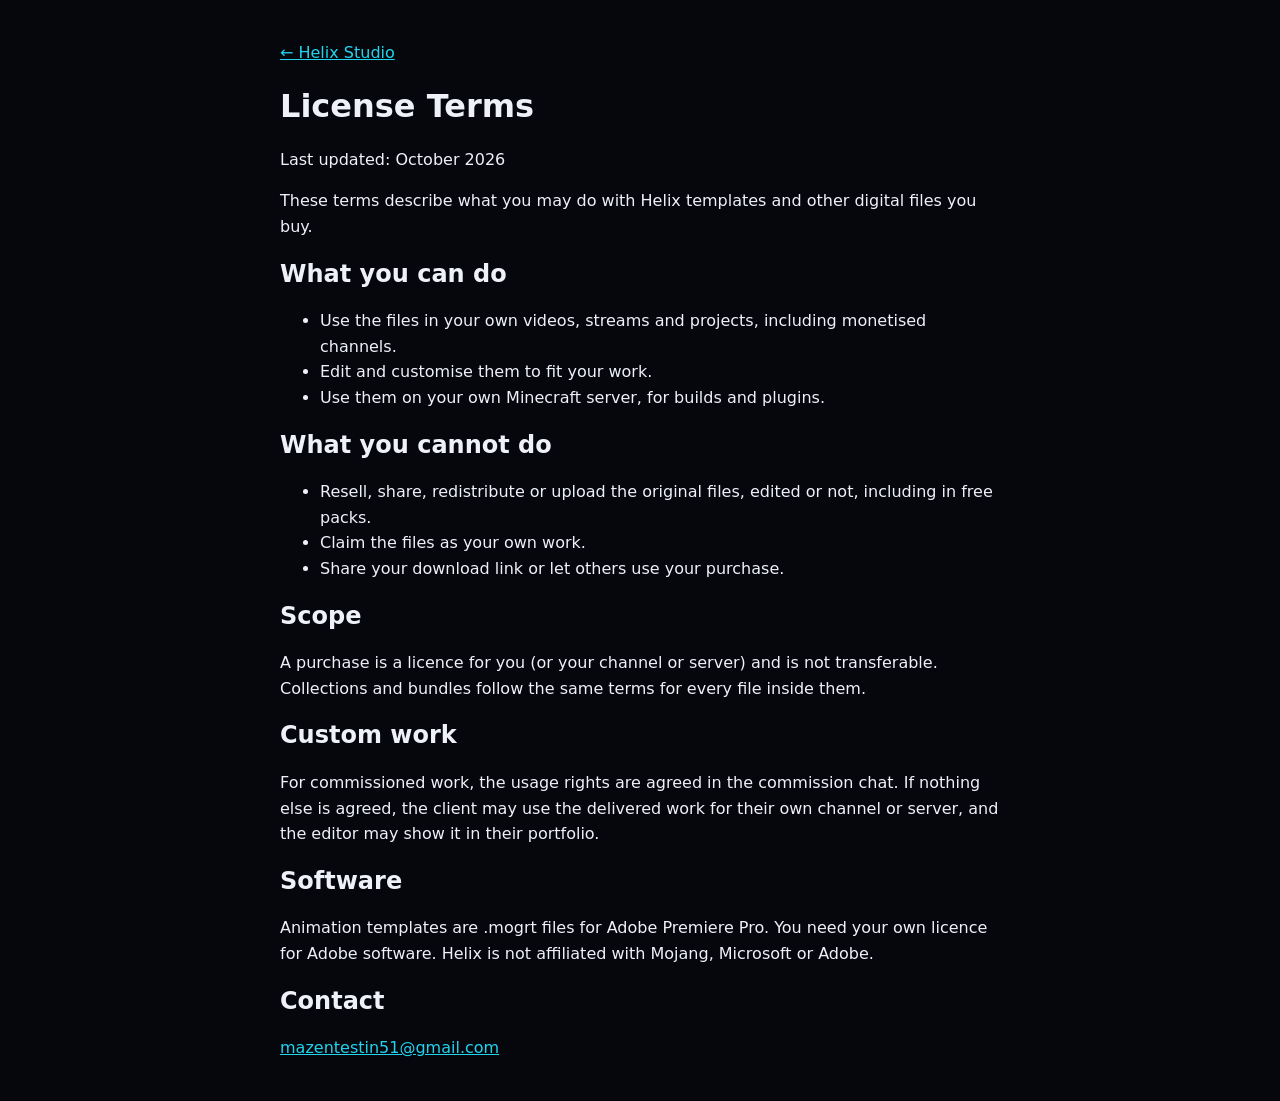
<file: license.html>
<!doctype html><html lang="en"><head><meta charset="utf-8"><meta name="viewport" content="width=device-width,initial-scale=1">
<title>License Terms - Helix Studio</title>
<style>body{font:16px/1.6 system-ui,sans-serif;background:#06070c;color:#eef1f8;max-width:720px;margin:40px auto;padding:0 16px}a{color:#22d3ee}h1,h2{line-height:1.2}</style></head><body>
<!-- OWNER: these terms are a plain-language starting point. Review and edit them to match how you actually sell and work before relying on them. -->
<p><a href="/">&larr; Helix Studio</a></p>
<h1>License Terms</h1><p>Last updated: October 2026</p>
<p>These terms describe what you may do with Helix templates and other digital files you buy.</p>
<h2>What you can do</h2>
<ul><li>Use the files in your own videos, streams and projects, including monetised channels.</li>
<li>Edit and customise them to fit your work.</li>
<li>Use them on your own Minecraft server, for builds and plugins.</li></ul>
<h2>What you cannot do</h2>
<ul><li>Resell, share, redistribute or upload the original files, edited or not, including in free packs.</li>
<li>Claim the files as your own work.</li>
<li>Share your download link or let others use your purchase.</li></ul>
<h2>Scope</h2>
<p>A purchase is a licence for you (or your channel or server) and is not transferable. Collections and bundles follow the same terms for every file inside them.</p>
<h2>Custom work</h2>
<p>For commissioned work, the usage rights are agreed in the commission chat. If nothing else is agreed, the client may use the delivered work for their own channel or server, and the editor may show it in their portfolio.</p>
<h2>Software</h2>
<p>Animation templates are .mogrt files for Adobe Premiere Pro. You need your own licence for Adobe software. Helix is not affiliated with Mojang, Microsoft or Adobe.</p>
<h2>Contact</h2>
<p><a href="mailto:mazentestin51@gmail.com">mazentestin51@gmail.com</a></p>
</body></html>
</file>
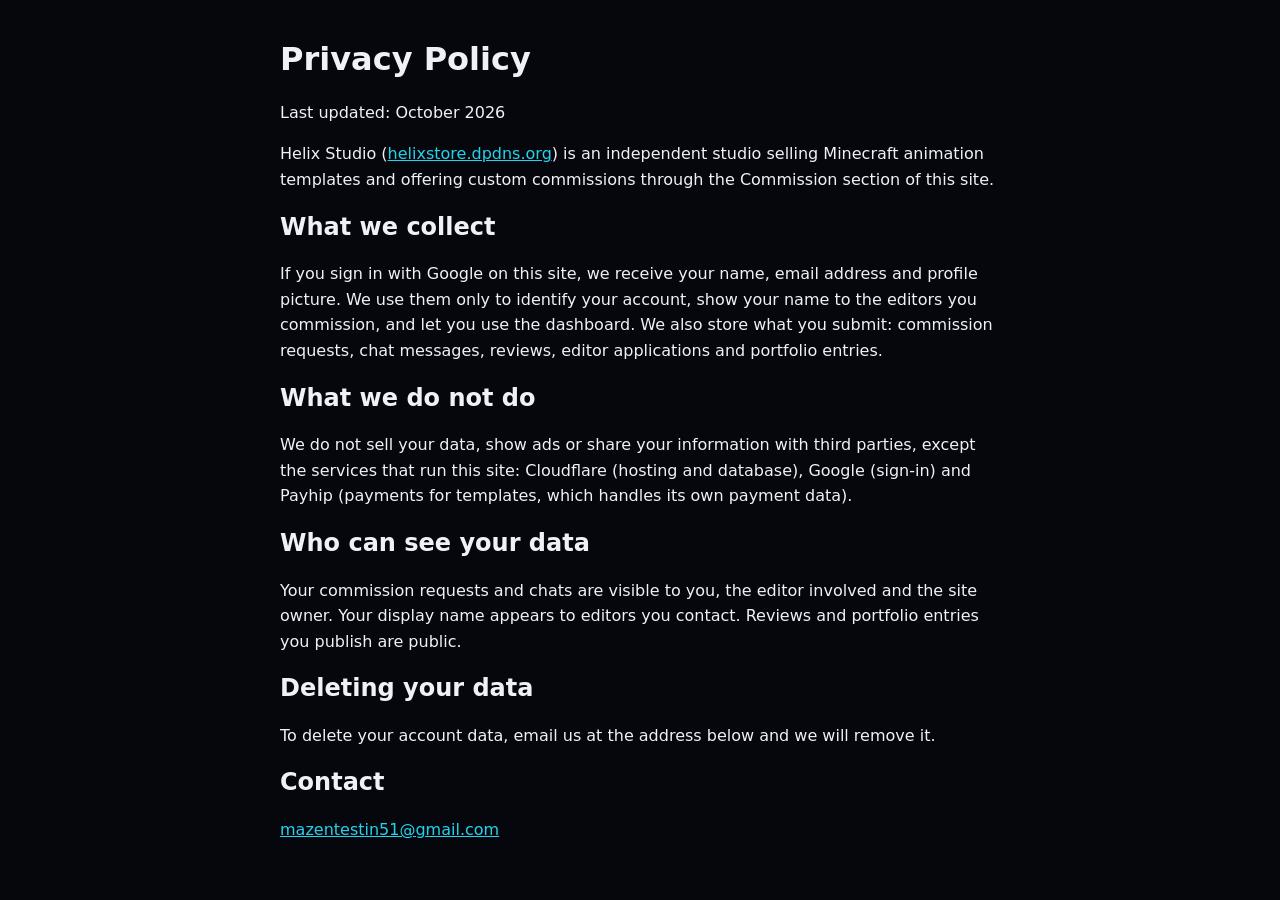
<file: privacy.html>
<!doctype html><html lang="en"><head><meta charset="utf-8"><meta name="viewport" content="width=device-width,initial-scale=1">
<title>Privacy Policy - Helix Studio</title>
<style>body{font:16px/1.6 system-ui,sans-serif;background:#06070c;color:#eef1f8;max-width:720px;margin:40px auto;padding:0 16px}a{color:#22d3ee}h1,h2{line-height:1.2}</style></head><body>
<h1>Privacy Policy</h1><p>Last updated: October 2026</p>
<p>Helix Studio (<a href="/">helixstore.dpdns.org</a>) is an independent studio selling Minecraft animation templates and offering custom commissions through the Commission section of this site.</p>
<h2>What we collect</h2>
<p>If you sign in with Google on this site, we receive your name, email address and profile picture. We use them only to identify your account, show your name to the editors you commission, and let you use the dashboard. We also store what you submit: commission requests, chat messages, reviews, editor applications and portfolio entries.</p>
<h2>What we do not do</h2>
<p>We do not sell your data, show ads or share your information with third parties, except the services that run this site: Cloudflare (hosting and database), Google (sign-in) and Payhip (payments for templates, which handles its own payment data).</p>
<h2>Who can see your data</h2>
<p>Your commission requests and chats are visible to you, the editor involved and the site owner. Your display name appears to editors you contact. Reviews and portfolio entries you publish are public.</p>
<h2>Deleting your data</h2>
<p>To delete your account data, email us at the address below and we will remove it.</p>
<h2>Contact</h2>
<p><a href="mailto:mazentestin51@gmail.com">mazentestin51@gmail.com</a></p>
</body></html>
</file>
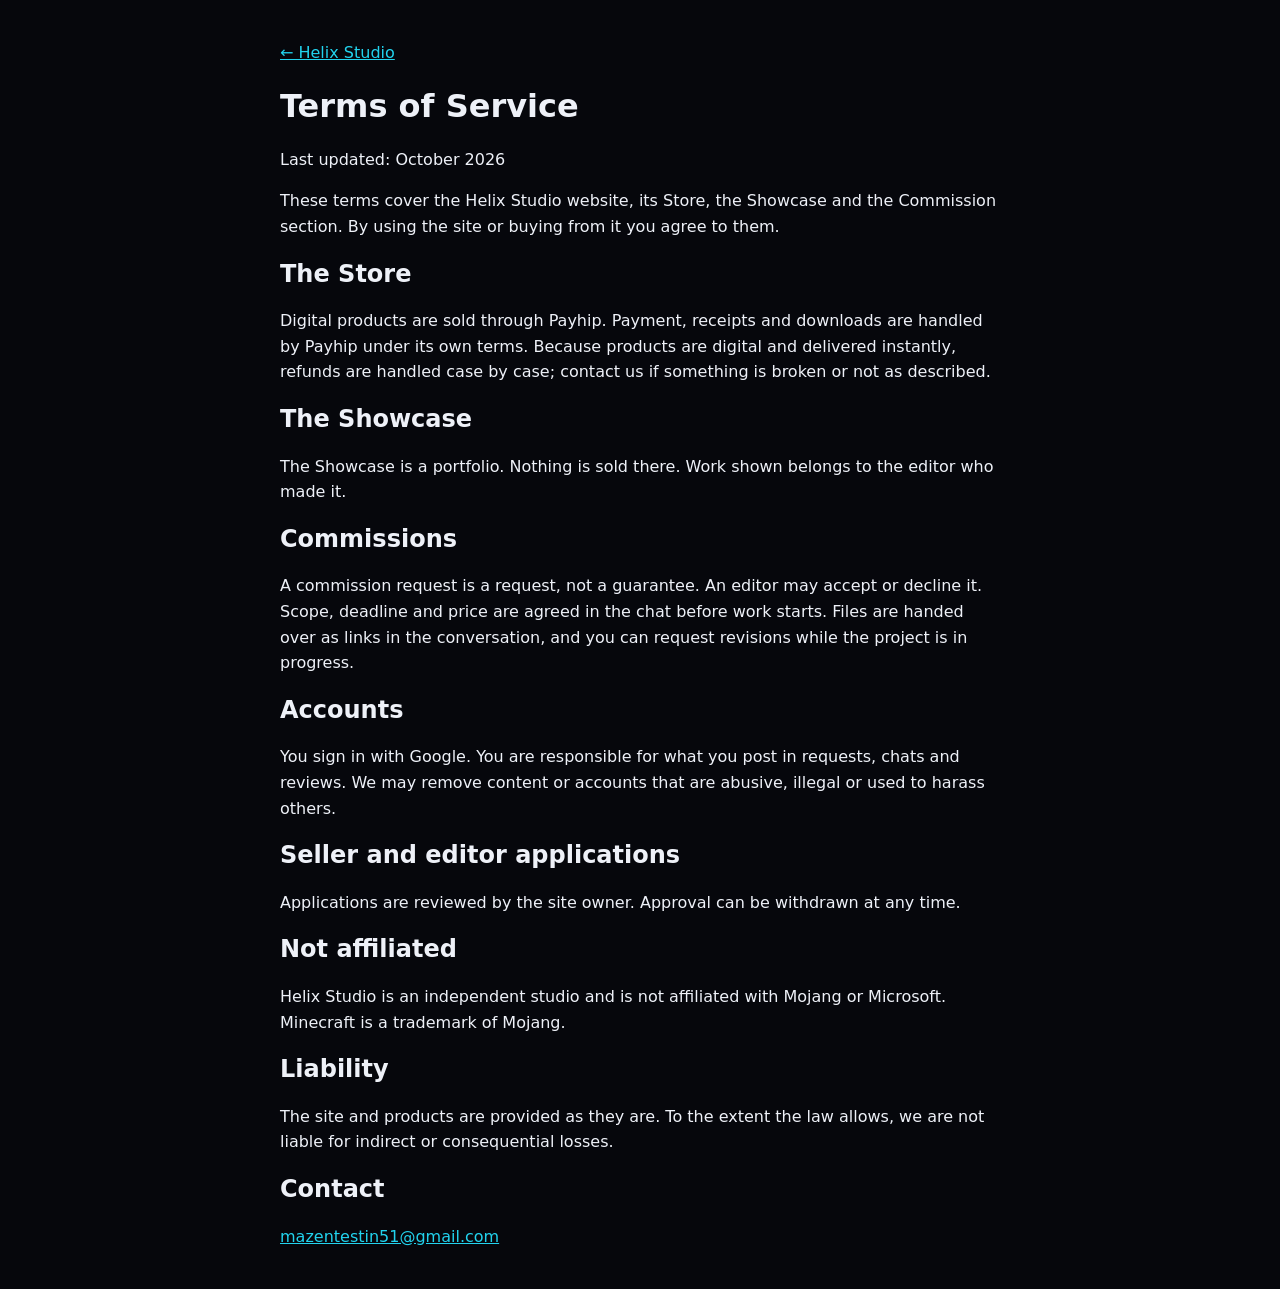
<file: terms.html>
<!doctype html><html lang="en"><head><meta charset="utf-8"><meta name="viewport" content="width=device-width,initial-scale=1">
<title>Terms of Service - Helix Studio</title>
<style>body{font:16px/1.6 system-ui,sans-serif;background:#06070c;color:#eef1f8;max-width:720px;margin:40px auto;padding:0 16px}a{color:#22d3ee}h1,h2{line-height:1.2}</style></head><body>
<!-- OWNER: these terms are a plain-language starting point. Review and edit them to match how you actually sell and work before relying on them. -->
<p><a href="/">&larr; Helix Studio</a></p>
<h1>Terms of Service</h1><p>Last updated: October 2026</p>
<p>These terms cover the Helix Studio website, its Store, the Showcase and the Commission section. By using the site or buying from it you agree to them.</p>
<h2>The Store</h2>
<p>Digital products are sold through Payhip. Payment, receipts and downloads are handled by Payhip under its own terms. Because products are digital and delivered instantly, refunds are handled case by case; contact us if something is broken or not as described.</p>
<h2>The Showcase</h2>
<p>The Showcase is a portfolio. Nothing is sold there. Work shown belongs to the editor who made it.</p>
<h2>Commissions</h2>
<p>A commission request is a request, not a guarantee. An editor may accept or decline it. Scope, deadline and price are agreed in the chat before work starts. Files are handed over as links in the conversation, and you can request revisions while the project is in progress.</p>
<h2>Accounts</h2>
<p>You sign in with Google. You are responsible for what you post in requests, chats and reviews. We may remove content or accounts that are abusive, illegal or used to harass others.</p>
<h2>Seller and editor applications</h2>
<p>Applications are reviewed by the site owner. Approval can be withdrawn at any time.</p>
<h2>Not affiliated</h2>
<p>Helix Studio is an independent studio and is not affiliated with Mojang or Microsoft. Minecraft is a trademark of Mojang.</p>
<h2>Liability</h2>
<p>The site and products are provided as they are. To the extent the law allows, we are not liable for indirect or consequential losses.</p>
<h2>Contact</h2>
<p><a href="mailto:mazentestin51@gmail.com">mazentestin51@gmail.com</a></p>
</body></html>
</file>
